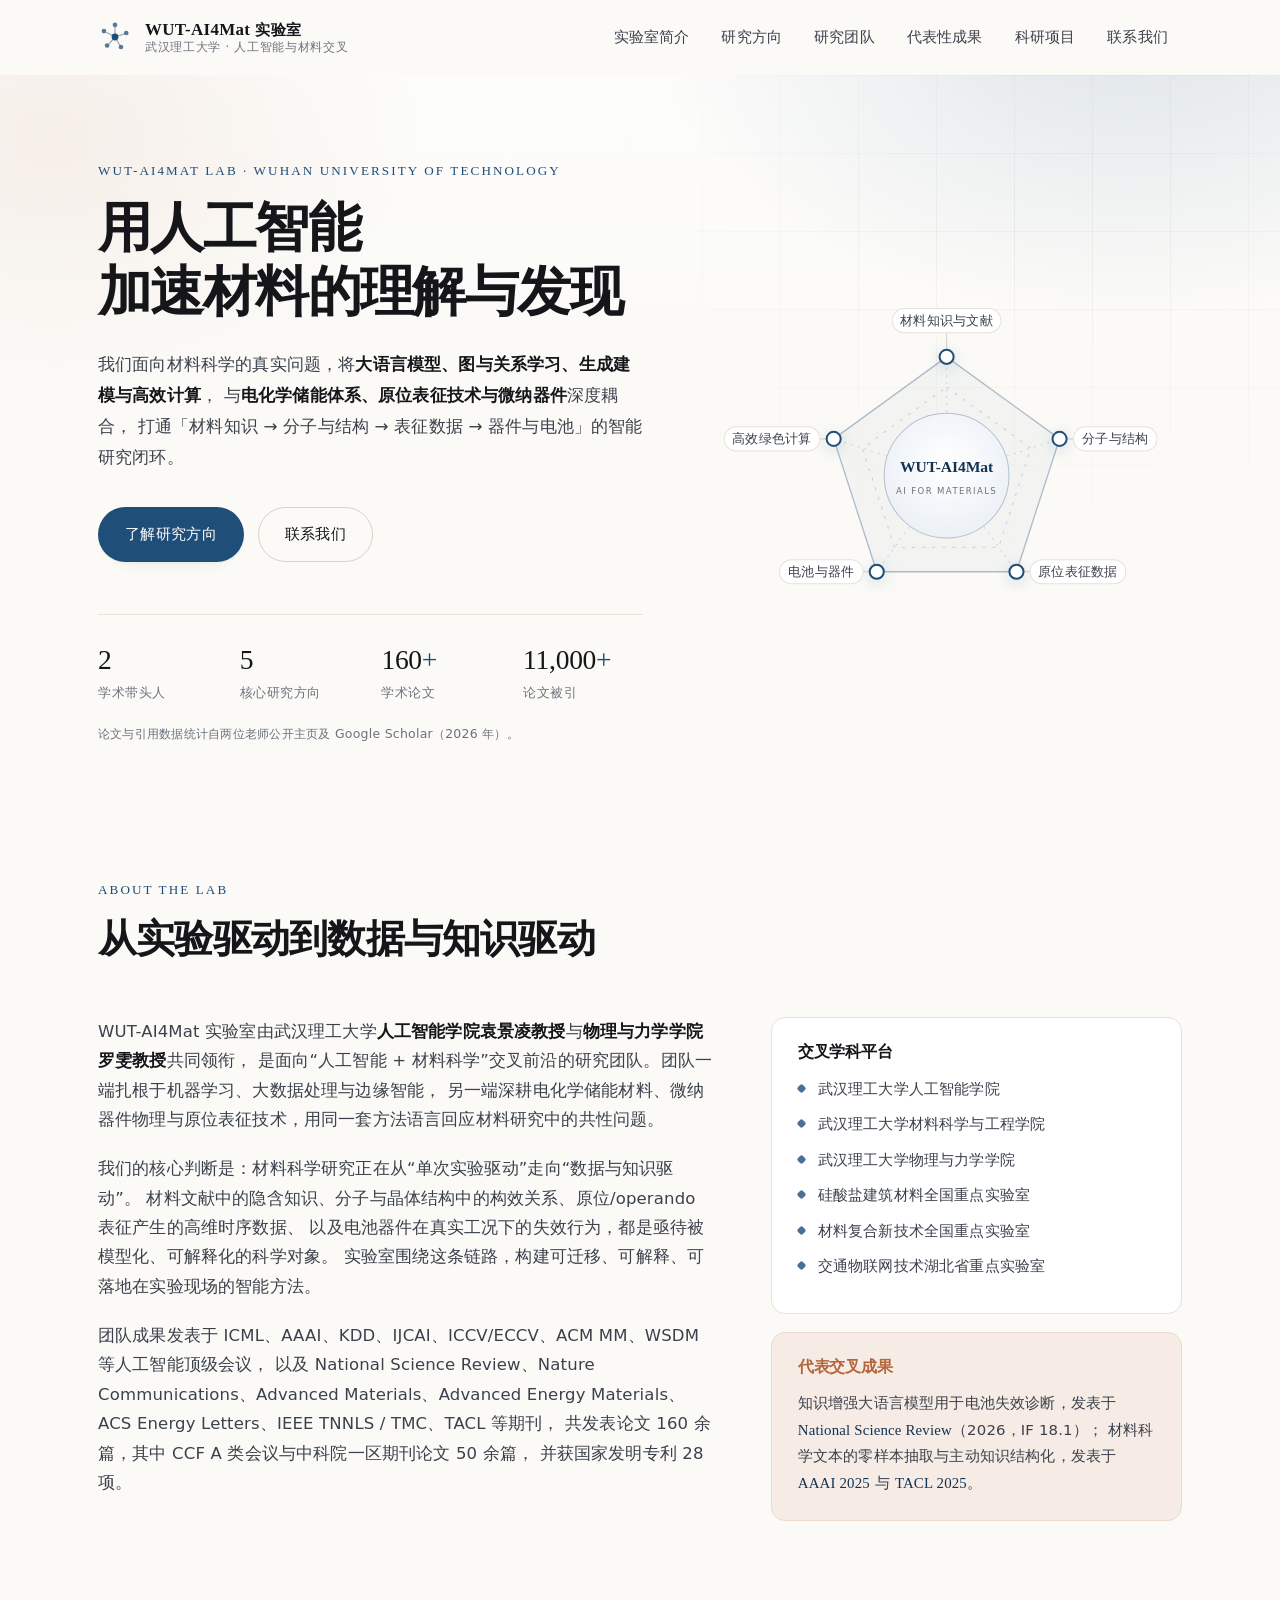
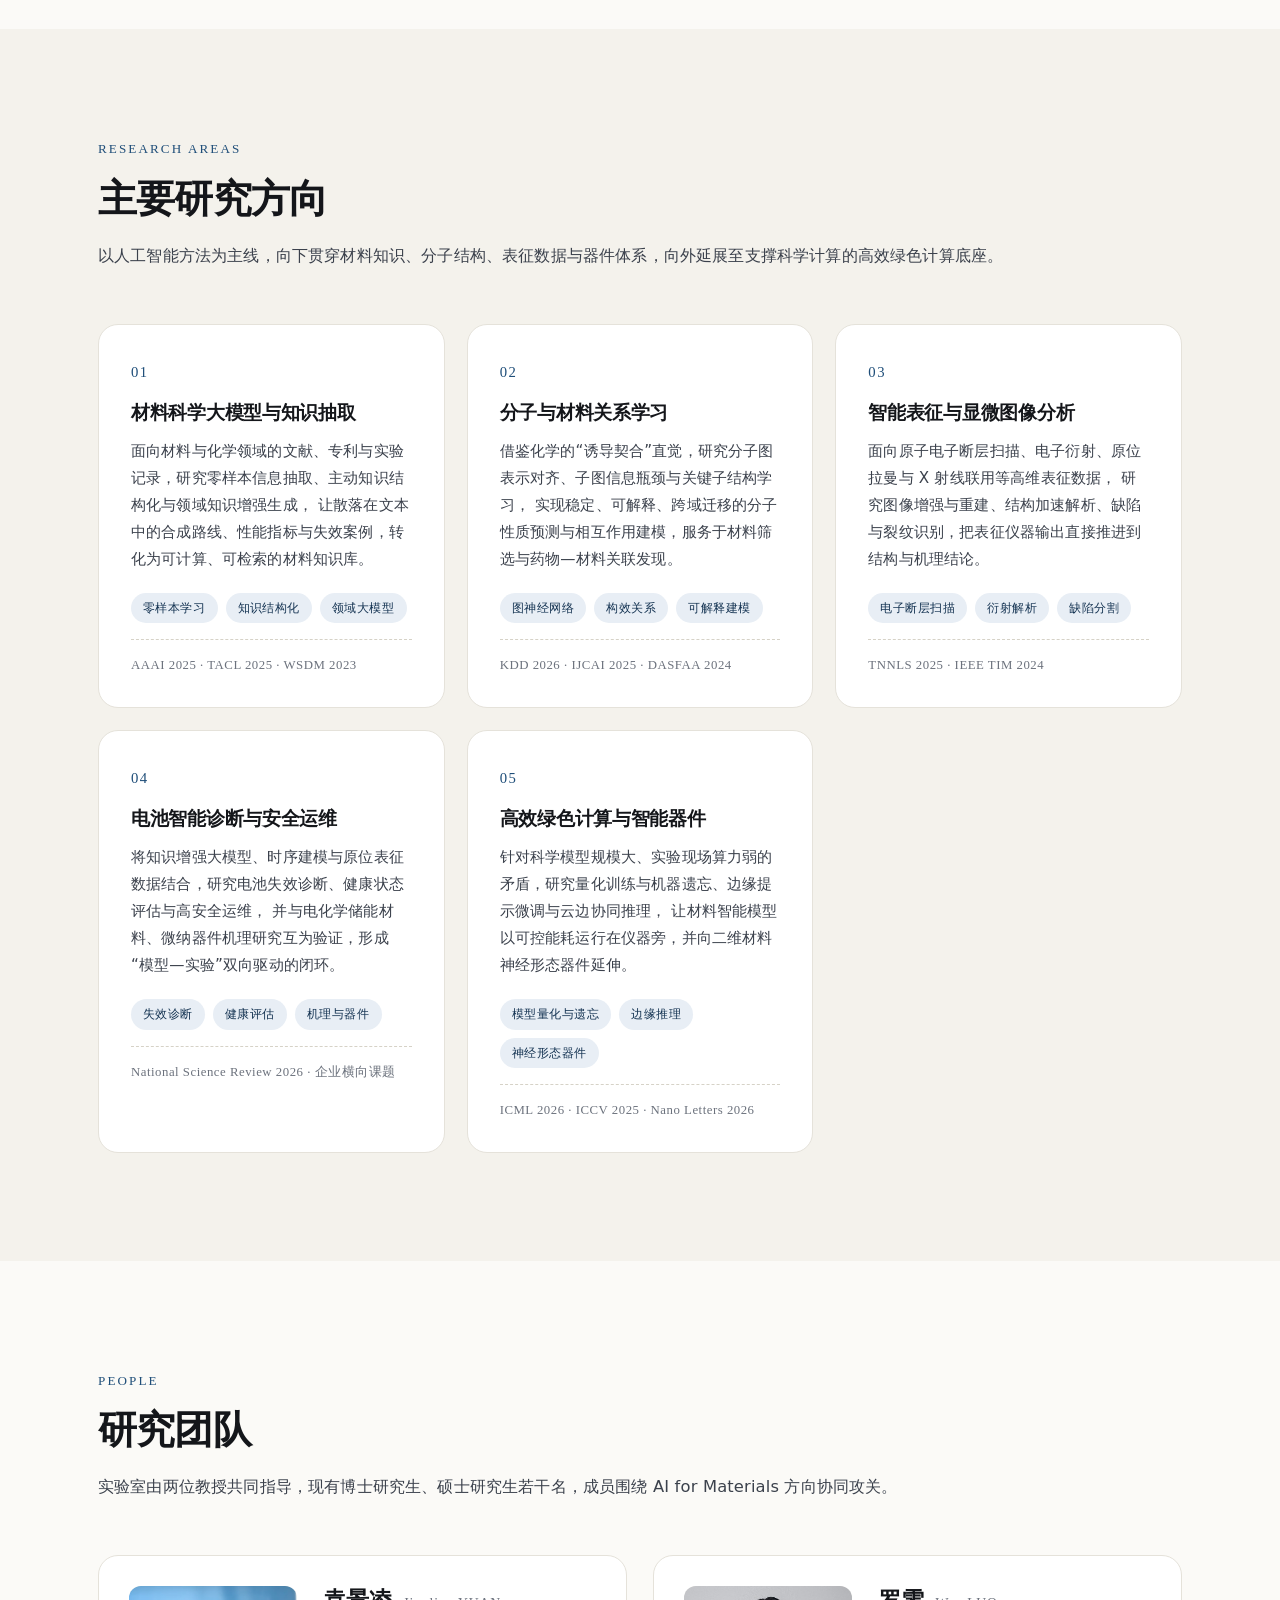
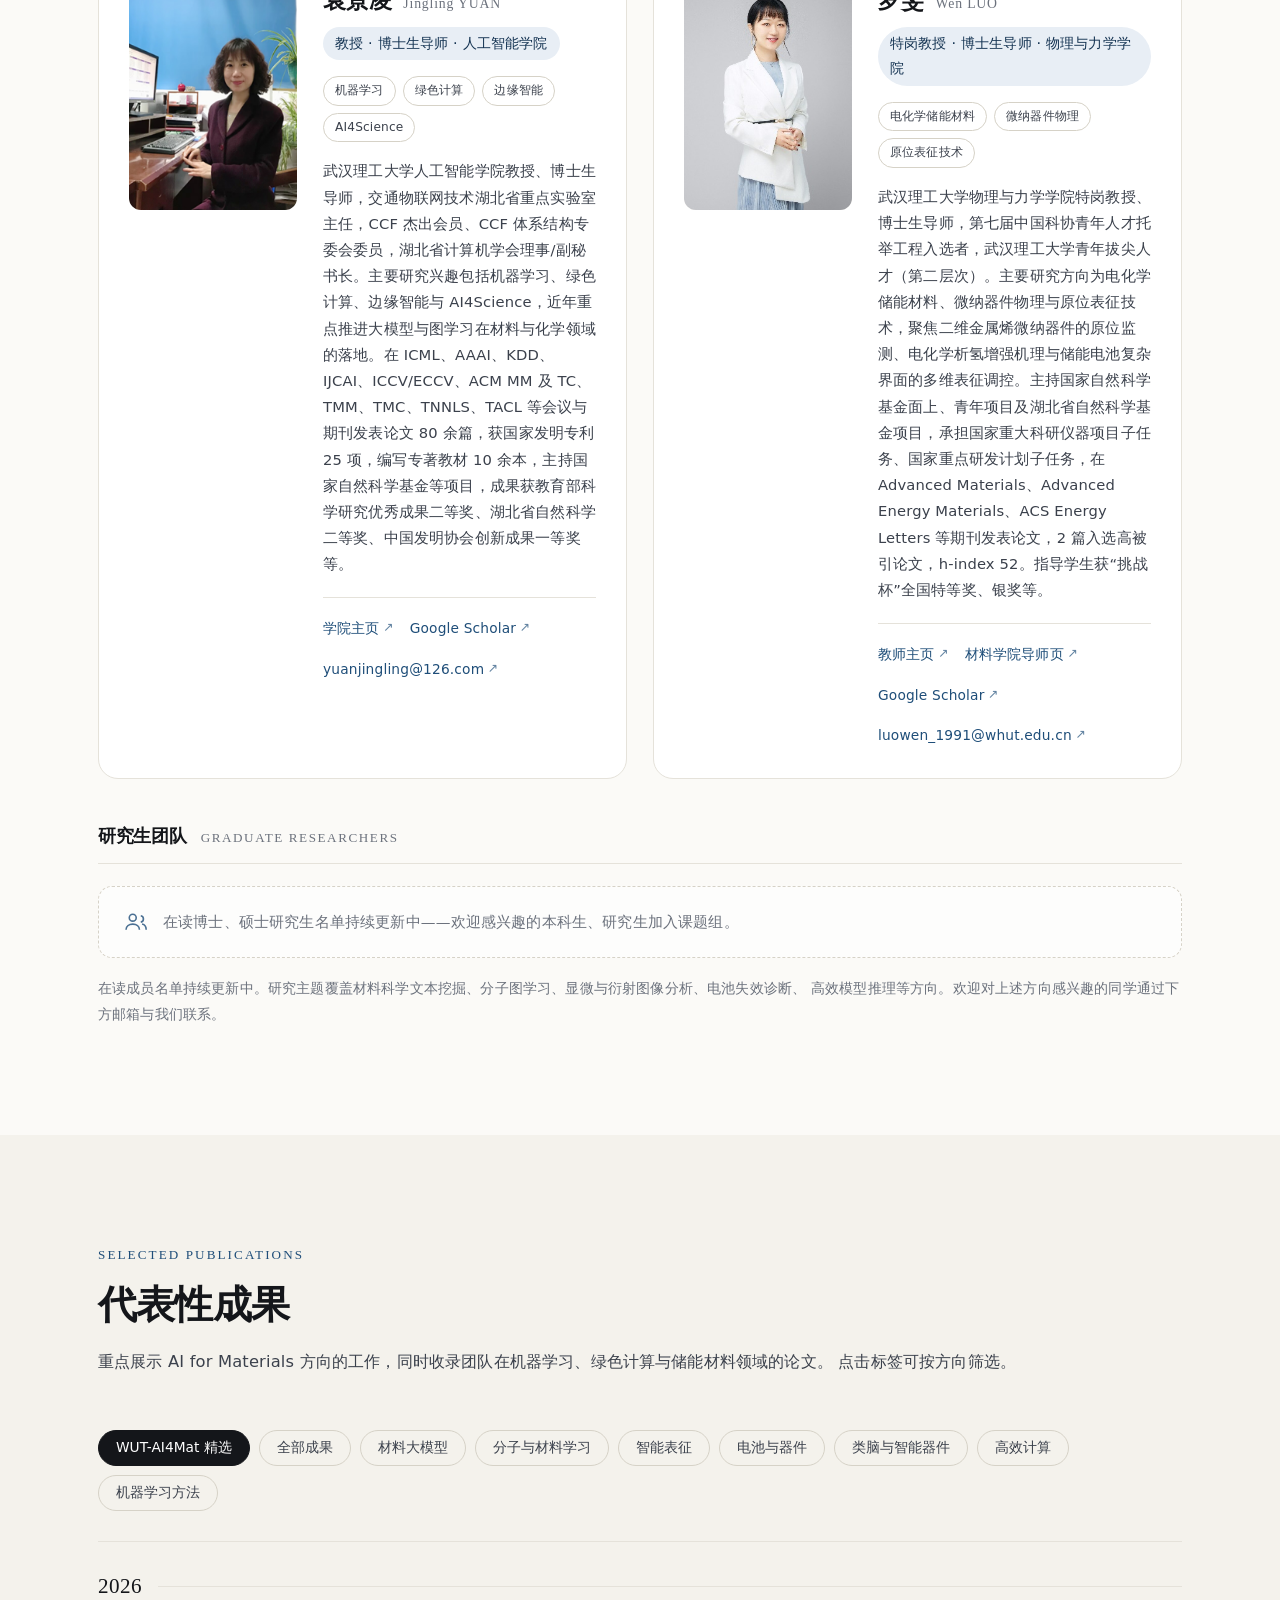
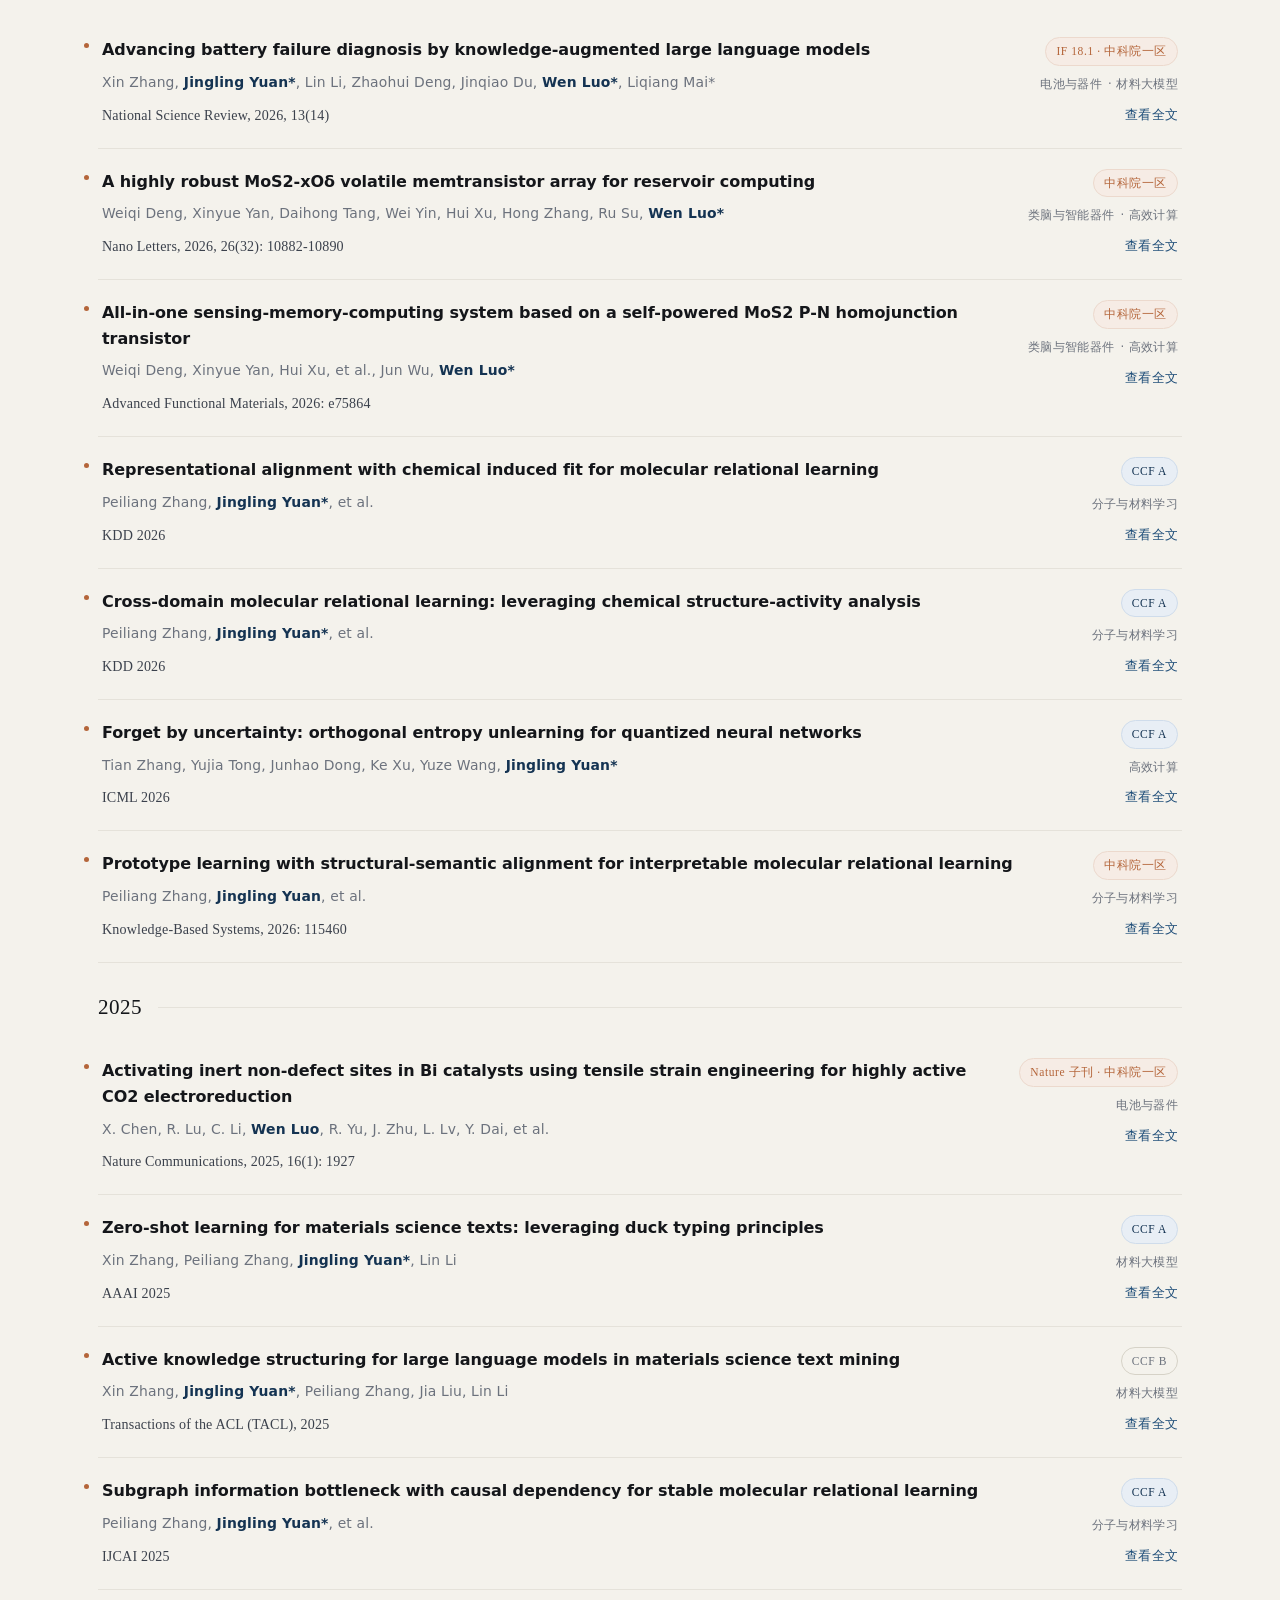
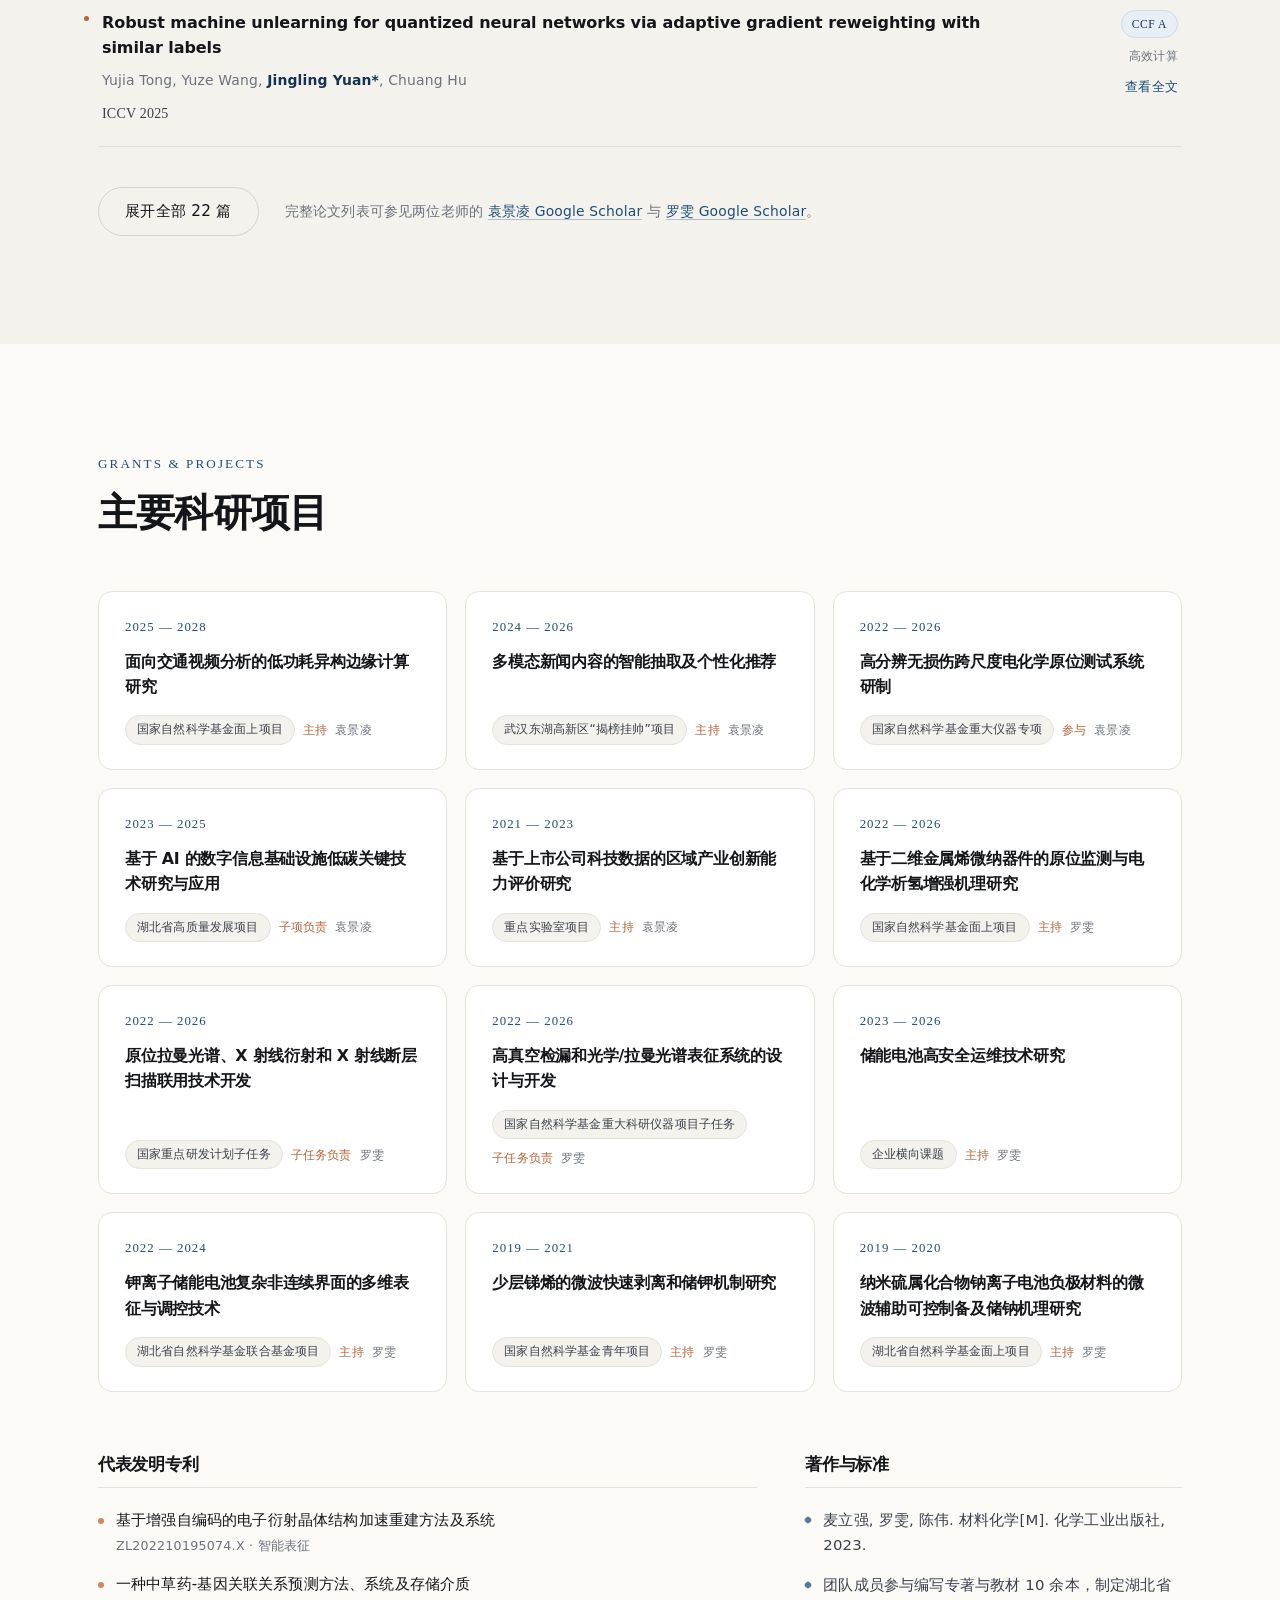
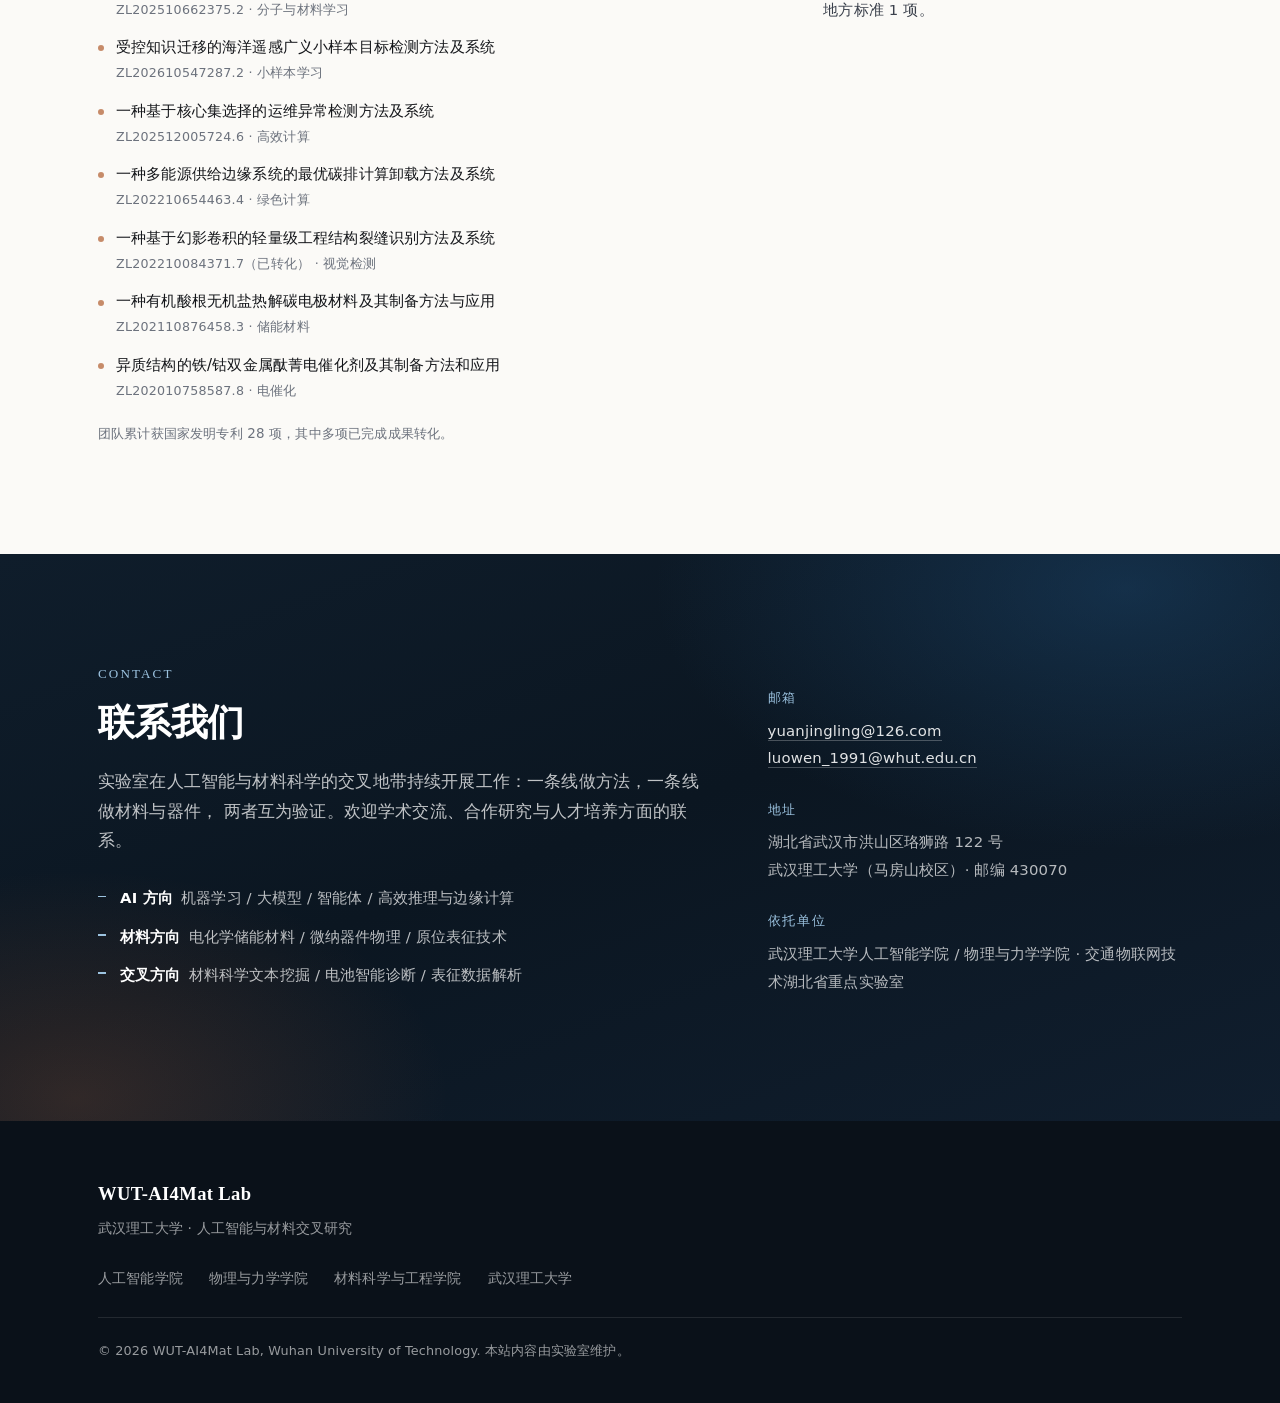
<file: index.html>
<!DOCTYPE html>
<html lang="zh-CN">
<head>
<meta charset="utf-8" />
<meta name="viewport" content="width=device-width, initial-scale=1" />
<title>WUT-AI4Mat 实验室 · 武汉理工大学 | 人工智能驱动的材料科学研究</title>
<meta name="description" content="WUT-AI4Mat 实验室（武汉理工大学）由袁景凌教授与罗雯教授共同领衔，聚焦材料科学大模型、分子与材料关系学习、智能表征分析、电池智能诊断与高效绿色计算，推动人工智能与材料科学的深度交叉。" />
<meta name="keywords" content="WUT-AI4Mat, AI4Mat, 人工智能, 材料科学, 武汉理工大学, 袁景凌, 罗雯, 材料大模型, 分子学习, 电池智能, 原位表征" />
<meta property="og:title" content="WUT-AI4Mat 实验室 · 武汉理工大学" />
<meta property="og:description" content="人工智能驱动的材料科学研究：从材料知识、分子结构到原位表征与电池体系。" />
<meta property="og:type" content="website" />
<meta property="og:url" content="https://wut-ai4mat.github.io/" />
<meta property="og:site_name" content="WUT-AI4Mat 实验室" />
<meta property="og:locale" content="zh_CN" />
<meta property="og:image" content="https://wut-ai4mat.github.io/assets/img/og-cover.png" />
<meta property="og:image:width" content="1200" />
<meta property="og:image:height" content="630" />
<meta property="og:image:alt" content="WUT-AI4Mat 实验室 · 武汉理工大学 · AI for Materials" />
<meta name="twitter:card" content="summary_large_image" />
<meta name="theme-color" content="#1f4e79" />
<link rel="canonical" href="https://wut-ai4mat.github.io/" />
<link rel="icon" href="assets/img/favicon.svg" type="image/svg+xml" />
<link rel="stylesheet" href="assets/css/style.css" />

<!-- 结构化数据：帮助搜索引擎把「实验室 / 两位老师 / 研究方向」识别为实体 -->
<script type="application/ld+json">
{
  "@context": "https://schema.org",
  "@graph": [
    {
      "@type": "Organization",
      "@id": "https://wut-ai4mat.github.io/#organization",
      "name": "WUT-AI4Mat 实验室",
      "alternateName": ["WUT-AI4Mat Lab", "AI4Mat", "武汉理工大学 AI4Mat 实验室"],
      "url": "https://wut-ai4mat.github.io/",
      "description": "武汉理工大学 WUT-AI4Mat 实验室，面向人工智能与材料科学的交叉前沿，研究材料科学大模型与知识抽取、分子与材料关系学习、智能表征与显微图像分析、电池智能诊断与安全运维、高效绿色计算与智能器件。",
      "parentOrganization": {
        "@type": "CollegeOrUniversity",
        "name": "武汉理工大学",
        "url": "https://www.whut.edu.cn/"
      },
      "address": {
        "@type": "PostalAddress",
        "streetAddress": "洪山区珞狮路 122 号",
        "addressLocality": "武汉市",
        "addressRegion": "湖北省",
        "postalCode": "430070",
        "addressCountry": "CN"
      },
      "email": "yuanjingling@126.com",
      "sameAs": ["https://github.com/WUT-AI4Mat"],
      "knowsAbout": [
        "AI for Materials",
        "材料科学大模型",
        "材料科学文本挖掘",
        "分子关系学习",
        "智能表征与显微图像分析",
        "电池失效诊断",
        "高效绿色计算",
        "神经形态器件"
      ],
      "member": [
        {
          "@type": "Person",
          "name": "袁景凌",
          "jobTitle": "教授、博士生导师",
          "affiliation": { "@type": "Organization", "name": "武汉理工大学人工智能学院" },
          "email": "yuanjingling@126.com",
          "sameAs": [
            "https://ai.whut.edu.cn/szdw/jsml/202509/t20250919_1349796.shtml",
            "https://scholar.google.com/citations?user=0k0SnZkAAAAJ"
          ]
        },
        {
          "@type": "Person",
          "name": "罗雯",
          "jobTitle": "特岗教授、博士生导师",
          "affiliation": { "@type": "Organization", "name": "武汉理工大学物理与力学学院" },
          "email": "luowen_1991@whut.edu.cn",
          "sameAs": [
            "http://ssci.whut.edu.cn/szdw/zrjs/202309/t20230921_939697.shtml",
            "http://smse.whut.edu.cn/yjspy/dsdw/202311/t20231126_969506.shtml",
            "https://scholar.google.com/citations?user=D9qoVOoAAAAJ"
          ]
        }
      ]
    },
    {
      "@type": "WebSite",
      "@id": "https://wut-ai4mat.github.io/#website",
      "url": "https://wut-ai4mat.github.io/",
      "name": "WUT-AI4Mat 实验室",
      "inLanguage": "zh-CN",
      "publisher": { "@id": "https://wut-ai4mat.github.io/#organization" }
    }
  ]
}
</script>
</head>
<body>
<a class="skip-link" href="#about">跳到主要内容</a>

<header class="site-header" id="siteHeader">
  <div class="shell header-inner">
    <a class="brand" href="#home" aria-label="WUT-AI4Mat 实验室首页">
      <span class="brand-mark" aria-hidden="true">
        <svg viewBox="0 0 32 32" fill="none">
          <circle cx="16" cy="16" r="3.2" fill="currentColor" />
          <circle cx="16" cy="4.6" r="2.2" fill="currentColor" opacity=".75" />
          <circle cx="26.6" cy="12.2" r="2.2" fill="currentColor" opacity=".75" />
          <circle cx="21.6" cy="25.4" r="2.2" fill="currentColor" opacity=".75" />
          <circle cx="8.6" cy="24" r="2.2" fill="currentColor" opacity=".75" />
          <circle cx="5.6" cy="10.4" r="2.2" fill="currentColor" opacity=".75" />
          <g stroke="currentColor" stroke-width="1.2" opacity=".45">
            <path d="M16 16 16 6.8M16 16 24.9 13M16 16 20.5 23.6M16 16 10.4 22.5M16 16 7.6 11.5" />
          </g>
        </svg>
      </span>
      <span class="brand-text">
        <strong>WUT-AI4Mat <span class="brand-cn">实验室</span></strong>
        <em>武汉理工大学 · 人工智能与材料交叉</em>
      </span>
    </a>

    <button class="nav-toggle" id="navToggle" aria-expanded="false" aria-controls="primaryNav" aria-label="打开导航菜单">
      <span></span><span></span><span></span>
    </button>

    <nav class="primary-nav" id="primaryNav" aria-label="主导航">
      <a href="#about">实验室简介</a>
      <a href="#research">研究方向</a>
      <a href="#team">研究团队</a>
      <a href="#publications">代表性成果</a>
      <a href="#projects">科研项目</a>
      <a href="#contact">联系我们</a>
    </nav>
  </div>
</header>

<main>

  <!-- ============ HERO ============ -->
  <section class="hero" id="home">
    <div class="hero-bg" aria-hidden="true"></div>
    <div class="shell hero-inner">
      <div class="hero-copy reveal">
        <p class="eyebrow">WUT-AI4Mat Lab · Wuhan University of Technology</p>
        <h1>用人工智能<br />加速材料的理解与发现</h1>
        <p class="lede">
          我们面向材料科学的真实问题，将<strong>大语言模型、图与关系学习、生成建模与高效计算</strong>，
          与<strong>电化学储能体系、原位表征技术与微纳器件</strong>深度耦合，
          打通「材料知识 → 分子与结构 → 表征数据 → 器件与电池」的智能研究闭环。
        </p>
        <div class="hero-actions">
          <a class="btn btn-primary" href="#research">了解研究方向</a>
          <a class="btn btn-ghost" href="#contact">联系我们</a>
        </div>
        <dl class="hero-stats">
          <div><dt>2</dt><dd>学术带头人</dd></div>
          <div><dt>5</dt><dd>核心研究方向</dd></div>
          <div><dt>160<span>+</span></dt><dd>学术论文</dd></div>
          <div><dt>11,000<span>+</span></dt><dd>论文被引</dd></div>
        </dl>
        <p class="hero-note">论文与引用数据统计自两位老师公开主页及 Google Scholar（2026 年）。</p>
      </div>

      <figure class="hero-figure reveal" aria-label="WUT-AI4Mat 研究闭环示意图">
        <svg viewBox="0 0 480 440" role="img" aria-labelledby="loopTitle loopDesc">
          <title id="loopTitle">WUT-AI4Mat 研究闭环</title>
          <desc id="loopDesc">以人工智能方法为核心，五个研究方向——材料知识与文献、分子与结构、原位表征数据、电池与器件、高效绿色计算——构成五边形闭环。</desc>
          <defs>
            <radialGradient id="coreGrad" cx="50%" cy="42%" r="68%">
              <stop offset="0%" stop-color="#ffffff" />
              <stop offset="100%" class="tint" />
            </radialGradient>
          </defs>

          <g transform="translate(6,28)">
            <!-- 五边形骨架与内圈虚线 -->
            <polygon class="penta" points="240,102 352.2,183.5 309.4,315.5 170.6,315.5 127.8,183.5" />
            <polygon class="penta-inner" points="240,132 323.7,192.8 291.7,291.2 188.3,291.2 156.3,192.8" />

            <!-- 中心到各方向的细虚线 -->
            <g>
              <line class="spoke" x1="240" y1="220" x2="240" y2="102" />
              <line class="spoke" x1="240" y1="220" x2="352.2" y2="183.5" />
              <line class="spoke" x1="240" y1="220" x2="309.4" y2="315.5" />
              <line class="spoke" x1="240" y1="220" x2="170.6" y2="315.5" />
              <line class="spoke" x1="240" y1="220" x2="127.8" y2="183.5" />
            </g>

            <!-- 顶点到标签牌的短线 -->
            <g>
              <line class="link" x1="240" y1="95" x2="240" y2="78" />
              <line class="link" x1="359.2" y1="183.5" x2="366" y2="183.5" />
              <line class="link" x1="316.4" y1="315.5" x2="323" y2="315.5" />
              <line class="link" x1="163.6" y1="315.5" x2="156.6" y2="315.5" />
              <line class="link" x1="120.8" y1="183.5" x2="113.8" y2="183.5" />
            </g>

            <!-- 中心 -->
            <circle class="core-disc" cx="240" cy="220" r="62" />
            <text class="core-title" x="240" y="216" text-anchor="middle">WUT-AI4Mat</text>
            <text class="core-sub" x="240" y="238" text-anchor="middle">AI FOR MATERIALS</text>

            <!-- 五个方向 -->
            <g class="node" style="--i:0"><circle cx="240" cy="102" r="7" /></g>
            <g class="node" style="--i:1"><circle cx="352.2" cy="183.5" r="7" /></g>
            <g class="node" style="--i:2"><circle cx="309.4" cy="315.5" r="7" /></g>
            <g class="node" style="--i:3"><circle cx="170.6" cy="315.5" r="7" /></g>
            <g class="node" style="--i:4"><circle cx="127.8" cy="183.5" r="7" /></g>

            <!-- 标签牌 -->
            <g>
              <rect class="label-chip" x="186" y="54" width="108" height="24" rx="12" />
              <text class="label-text" x="240" y="70.5" text-anchor="middle">材料知识与文献</text>
              <rect class="label-chip" x="366" y="171.5" width="83" height="24" rx="12" />
              <text class="label-text" x="407.5" y="188" text-anchor="middle">分子与结构</text>
              <rect class="label-chip" x="323" y="303.5" width="95" height="24" rx="12" />
              <text class="label-text" x="370.5" y="320" text-anchor="middle">原位表征数据</text>
              <rect class="label-chip" x="74" y="303.5" width="83" height="24" rx="12" />
              <text class="label-text" x="115.5" y="320" text-anchor="middle">电池与器件</text>
              <rect class="label-chip" x="19" y="171.5" width="95" height="24" rx="12" />
              <text class="label-text" x="66.5" y="188" text-anchor="middle">高效绿色计算</text>
            </g>
          </g>
        </svg>
      </figure>
    </div>
  </section>

  <!-- ============ ABOUT ============ -->
  <section class="section" id="about">
    <div class="shell">
      <header class="section-head reveal">
        <p class="eyebrow">About the Lab</p>
        <h2>从实验驱动到数据与知识驱动</h2>
      </header>

      <div class="about-grid">
        <div class="about-main reveal">
          <p>
            WUT-AI4Mat 实验室由武汉理工大学<strong>人工智能学院袁景凌教授</strong>与<strong>物理与力学学院罗雯教授</strong>共同领衔，
            是面向“人工智能 + 材料科学”交叉前沿的研究团队。团队一端扎根于机器学习、大数据处理与边缘智能，
            另一端深耕电化学储能材料、微纳器件物理与原位表征技术，用同一套方法语言回应材料研究中的共性问题。
          </p>
          <p>
            我们的核心判断是：材料科学研究正在从“单次实验驱动”走向“数据与知识驱动”。
            材料文献中的隐含知识、分子与晶体结构中的构效关系、原位/operando 表征产生的高维时序数据、
            以及电池器件在真实工况下的失效行为，都是亟待被模型化、可解释化的科学对象。
            实验室围绕这条链路，构建可迁移、可解释、可落地在实验现场的智能方法。
          </p>
          <p>
            团队成果发表于 ICML、AAAI、KDD、IJCAI、ICCV/ECCV、ACM MM、WSDM 等人工智能顶级会议，
            以及 National Science Review、Nature Communications、Advanced Materials、Advanced Energy Materials、
            ACS Energy Letters、IEEE TNNLS / TMC、TACL 等期刊，
            共发表论文 160 余篇，其中 CCF A 类会议与中科院一区期刊论文 50 余篇，
            并获国家发明专利 28 项。
          </p>
        </div>

        <aside class="about-side reveal" aria-label="实验室要点">
          <div class="side-card">
            <h3>交叉学科平台</h3>
            <ul class="ticks">
              <li>武汉理工大学人工智能学院</li>
              <li>武汉理工大学材料科学与工程学院</li>
              <li>武汉理工大学物理与力学学院</li>
              <li>硅酸盐建筑材料全国重点实验室</li>
              <li>材料复合新技术全国重点实验室</li>
              <li>交通物联网技术湖北省重点实验室</li>
            </ul>
          </div>
          <div class="side-card side-card-accent">
            <h3>代表交叉成果</h3>
            <p>
              知识增强大语言模型用于电池失效诊断，发表于
              <em>National Science Review</em>（2026，IF 18.1）；
              材料科学文本的零样本抽取与主动知识结构化，发表于
              <em>AAAI 2025</em> 与 <em>TACL 2025</em>。
            </p>
          </div>
        </aside>
      </div>
    </div>
  </section>

  <!-- ============ RESEARCH ============ -->
  <section class="section section-alt" id="research">
    <div class="shell">
      <header class="section-head reveal">
        <p class="eyebrow">Research Areas</p>
        <h2>主要研究方向</h2>
        <p class="section-lede">
          以人工智能方法为主线，向下贯穿材料知识、分子结构、表征数据与器件体系，向外延展至支撑科学计算的高效绿色计算底座。
        </p>
      </header>

      <div class="research-grid">
        <article class="rcard reveal">
          <span class="rcard-num">01</span>
          <h3>材料科学大模型与知识抽取</h3>
          <p>
            面向材料与化学领域的文献、专利与实验记录，研究零样本信息抽取、主动知识结构化与领域知识增强生成，
            让散落在文本中的合成路线、性能指标与失效案例，转化为可计算、可检索的材料知识库。
          </p>
          <ul class="rcard-tags">
            <li>零样本学习</li><li>知识结构化</li><li>领域大模型</li>
          </ul>
          <p class="rcard-ref">AAAI 2025 · TACL 2025 · WSDM 2023</p>
        </article>

        <article class="rcard reveal">
          <span class="rcard-num">02</span>
          <h3>分子与材料关系学习</h3>
          <p>
            借鉴化学的“诱导契合”直觉，研究分子图表示对齐、子图信息瓶颈与关键子结构学习，
            实现稳定、可解释、跨域迁移的分子性质预测与相互作用建模，服务于材料筛选与药物—材料关联发现。
          </p>
          <ul class="rcard-tags">
            <li>图神经网络</li><li>构效关系</li><li>可解释建模</li>
          </ul>
          <p class="rcard-ref">KDD 2026 · IJCAI 2025 · DASFAA 2024</p>
        </article>

        <article class="rcard reveal">
          <span class="rcard-num">03</span>
          <h3>智能表征与显微图像分析</h3>
          <p>
            面向原子电子断层扫描、电子衍射、原位拉曼与 X 射线联用等高维表征数据，
            研究图像增强与重建、结构加速解析、缺陷与裂纹识别，把表征仪器输出直接推进到结构与机理结论。
          </p>
          <ul class="rcard-tags">
            <li>电子断层扫描</li><li>衍射解析</li><li>缺陷分割</li>
          </ul>
          <p class="rcard-ref">TNNLS 2025 · IEEE TIM 2024</p>
        </article>

        <article class="rcard reveal">
          <span class="rcard-num">04</span>
          <h3>电池智能诊断与安全运维</h3>
          <p>
            将知识增强大模型、时序建模与原位表征数据结合，研究电池失效诊断、健康状态评估与高安全运维，
            并与电化学储能材料、微纳器件机理研究互为验证，形成“模型—实验”双向驱动的闭环。
          </p>
          <ul class="rcard-tags">
            <li>失效诊断</li><li>健康评估</li><li>机理与器件</li>
          </ul>
          <p class="rcard-ref">National Science Review 2026 · 企业横向课题</p>
        </article>

        <article class="rcard reveal">
          <span class="rcard-num">05</span>
          <h3>高效绿色计算与智能器件</h3>
          <p>
            针对科学模型规模大、实验现场算力弱的矛盾，研究量化训练与机器遗忘、边缘提示微调与云边协同推理，
            让材料智能模型以可控能耗运行在仪器旁，并向二维材料神经形态器件延伸。
          </p>
          <ul class="rcard-tags">
            <li>模型量化与遗忘</li><li>边缘推理</li><li>神经形态器件</li>
          </ul>
          <p class="rcard-ref">ICML 2026 · ICCV 2025 · Nano Letters 2026</p>
        </article>
      </div>
    </div>
  </section>

  <!-- ============ TEAM ============ -->
  <section class="section" id="team">
    <div class="shell">
      <header class="section-head reveal">
        <p class="eyebrow">People</p>
        <h2>研究团队</h2>
        <p class="section-lede">
          实验室由两位教授共同指导，现有博士研究生、硕士研究生若干名，成员围绕 AI for Materials 方向协同攻关。
        </p>
      </header>

      <div class="faculty-grid" id="facultyGrid"><!-- 由 assets/js/data.js 渲染 --></div>

      <div class="members-block reveal">
        <div class="members-head">
          <h3>研究生团队</h3>
          <p>Graduate Researchers</p>
        </div>
        <div class="members-grid" id="membersGrid"><!-- 由 assets/js/data.js 渲染 --></div>
        <p class="members-note">
          在读成员名单持续更新中。研究主题覆盖材料科学文本挖掘、分子图学习、显微与衍射图像分析、电池失效诊断、
          高效模型推理等方向。欢迎对上述方向感兴趣的同学通过下方邮箱与我们联系。
        </p>
      </div>
    </div>
  </section>

  <!-- ============ PUBLICATIONS ============ -->
  <section class="section section-alt" id="publications">
    <div class="shell">
      <header class="section-head reveal">
        <p class="eyebrow">Selected Publications</p>
        <h2>代表性成果</h2>
        <p class="section-lede">
          重点展示 AI for Materials 方向的工作，同时收录团队在机器学习、绿色计算与储能材料领域的论文。
          点击标签可按方向筛选。
        </p>
      </header>

      <div class="filters reveal" id="pubFilters" role="group" aria-label="按研究方向筛选论文"></div>

      <div class="pub-list" id="pubList"><!-- 由 assets/js/data.js 渲染 --></div>

      <div class="pub-more reveal">
        <button class="btn btn-ghost" id="pubToggle" aria-expanded="false">显示全部成果</button>
        <p class="pub-meta">
          完整论文列表可参见两位老师的
          <a href="https://scholar.google.com/citations?user=0k0SnZkAAAAJ&amp;hl=en" target="_blank" rel="noopener">袁景凌 Google Scholar</a>
          与
          <a href="https://scholar.google.com/citations?user=D9qoVOoAAAAJ&amp;hl=en" target="_blank" rel="noopener">罗雯 Google Scholar</a>。
        </p>
      </div>
    </div>
  </section>

  <!-- ============ PROJECTS ============ -->
  <section class="section" id="projects">
    <div class="shell">
      <header class="section-head reveal">
        <p class="eyebrow">Grants &amp; Projects</p>
        <h2>主要科研项目</h2>
      </header>
      <div class="projects-grid" id="projectsGrid"><!-- 由 assets/js/data.js 渲染 --></div>
      <div class="patents-block" id="patentsBlock"><!-- 由 assets/js/data.js 渲染 --></div>
    </div>
  </section>

  <!-- ============ CONTACT ============ -->
  <section class="section section-dark" id="contact">
    <div class="shell join-grid">
      <div class="join-main reveal">
        <p class="eyebrow">Contact</p>
        <h2>联系我们</h2>
        <p>
          实验室在人工智能与材料科学的交叉地带持续开展工作：一条线做方法，一条线做材料与器件，
          两者互为验证。欢迎学术交流、合作研究与人才培养方面的联系。
        </p>
        <ul class="join-list">
          <li><strong>AI 方向</strong>机器学习 / 大模型 / 智能体 / 高效推理与边缘计算</li>
          <li><strong>材料方向</strong>电化学储能材料 / 微纳器件物理 / 原位表征技术</li>
          <li><strong>交叉方向</strong>材料科学文本挖掘 / 电池智能诊断 / 表征数据解析</li>
        </ul>
      </div>

      <aside class="join-side reveal">
        <dl class="contact-list">
          <div>
            <dt>邮箱</dt>
            <dd>
              <a href="mailto:yuanjingling@126.com">yuanjingling@126.com</a><br />
              <a href="mailto:luowen_1991@whut.edu.cn">luowen_1991@whut.edu.cn</a>
            </dd>
          </div>
          <div>
            <dt>地址</dt>
            <dd>湖北省武汉市洪山区珞狮路 122 号<br />武汉理工大学（马房山校区）· 邮编 430070</dd>
          </div>
          <div>
            <dt>依托单位</dt>
            <dd>武汉理工大学人工智能学院 / 物理与力学学院 · 交通物联网技术湖北省重点实验室</dd>
          </div>
        </dl>
      </aside>
    </div>
  </section>

</main>

<footer class="site-footer">
  <div class="shell footer-inner">
    <div class="footer-brand">
      <strong>WUT-AI4Mat Lab</strong>
      <span>武汉理工大学 · 人工智能与材料交叉研究</span>
    </div>
    <nav class="footer-links" aria-label="友情链接">
      <a href="https://ai.whut.edu.cn/" target="_blank" rel="noopener">人工智能学院</a>
      <a href="http://phymech.whut.edu.cn/" target="_blank" rel="noopener">物理与力学学院</a>
      <a href="http://smse.whut.edu.cn/" target="_blank" rel="noopener">材料科学与工程学院</a>
      <a href="https://www.whut.edu.cn/" target="_blank" rel="noopener">武汉理工大学</a>
    </nav>
    <p class="footer-copy">© <span id="year">2026</span> WUT-AI4Mat Lab, Wuhan University of Technology. 本站内容由实验室维护。</p>
  </div>
</footer>

<button class="to-top" id="toTop" aria-label="返回顶部" hidden>↑</button>

<script src="assets/js/data.js"></script>
<script src="assets/js/main.js"></script>
</body>
</html>
</file>
<file: assets/css/style.css>
/* ============================================================
   WUT-AI4Mat Lab — 站点样式
   设计基调：低饱和暖白纸面 + 墨黑文字 + 深青主色 + 铜色点缀
   ============================================================ */

:root {
  --paper:        #fbfaf7;
  --paper-2:      #f4f2ec;
  --surface:      #ffffff;
  --ink:          #14161a;
  --ink-2:        #3b414c;
  --muted:        #6c727d;
  --line:         #e5e2da;
  --line-strong:  #d6d2c7;
  /* ---------- 主题色：整套配色只改这一段即可换色 ----------
     当前为蓝色系；上一版绿色系为
     #0e6b62 / #0a4a44 / #e9f1ef / 14,107,98 / #7fd6c8 / #cfe2de /
     #12211f / #0d1b1a / #101f26 / #0b1514                */
  --accent:        #1f4e79;            /* 主色：链接、按钮、强调 */
  --accent-deep:   #143352;            /* 深一档：标题与强调文字 */
  --accent-soft:   #e8eef5;            /* 极浅底：标签、引用底 */
  --accent-rgb:    31, 78, 121;        /* 主色 RGB：半透明叠加用 */
  --accent-light:  #9cc3e0;            /* 深色区块上的浅色强调 */
  --accent-line:   #cfdceb;            /* 主色的浅边框 */
  --dark-1:        #0f1d2b;            /* 深色区块渐变起点 */
  --dark-2:        #0b1621;            /* 深色区块渐变中段 */
  --dark-3:        #101e2e;            /* 深色区块渐变终点 */
  --dark-footer:   #0a1119;            /* 页脚底色 */
  --copper:       #b4653a;
  --copper-soft:  #f6ece5;

  --font-sans: "Inter", "HarmonyOS Sans SC", "PingFang SC", "Hiragino Sans GB",
               "Microsoft YaHei", "Source Han Sans SC", system-ui, -apple-system, "Segoe UI", sans-serif;
  --font-serif: "Iowan Old Style", "Palatino Linotype", Palatino, Georgia, "Times New Roman", serif;

  --radius: 14px;
  --radius-lg: 20px;
  --shell: 1140px;
  --shadow-sm: 0 1px 2px rgba(20, 22, 26, .04), 0 8px 24px -18px rgba(20, 22, 26, .18);
  --shadow-md: 0 2px 4px rgba(20, 22, 26, .05), 0 24px 48px -28px rgba(20, 22, 26, .26);
  --ease: cubic-bezier(.22, .61, .36, 1);
}

*, *::before, *::after { box-sizing: border-box; }

html { -webkit-text-size-adjust: 100%; scroll-behavior: smooth; scroll-padding-top: 84px; }

body {
  margin: 0;
  background: var(--paper);
  color: var(--ink);
  font-family: var(--font-sans);
  font-size: 16.5px;
  line-height: 1.78;
  letter-spacing: .01em;
  -webkit-font-smoothing: antialiased;
  text-rendering: optimizeLegibility;
}

img { max-width: 100%; display: block; }
a { color: inherit; text-decoration: none; }

h1, h2, h3, h4 { margin: 0; font-weight: 600; line-height: 1.24; letter-spacing: -0.015em; }
p { margin: 0; }
ul { margin: 0; padding: 0; list-style: none; }
em { font-style: normal; }
strong { font-weight: 600; }

:focus-visible {
  outline: 2px solid var(--accent);
  outline-offset: 3px;
  border-radius: 4px;
}

.shell { width: 100%; max-width: var(--shell); margin: 0 auto; padding: 0 28px; }

.skip-link {
  position: absolute; left: -9999px; top: 0; z-index: 999;
  background: var(--accent); color: #fff; padding: 10px 18px; border-radius: 0 0 10px 0;
}
.skip-link:focus { left: 0; }

/* ---------- 通用排版 ---------- */
.eyebrow {
  font-family: var(--font-serif);
  font-size: .82rem;
  letter-spacing: .16em;
  text-transform: uppercase;
  color: var(--accent);
  margin-bottom: 14px;
}

.section { padding: 108px 0; position: relative; }
.section-alt { background: var(--paper-2); }
/* 首屏与简介区之间不必留出整节的内边距，收窄这一段 */
#about { padding-top: 72px; }

/* 不设 max-width：导语按容器实际可用宽度铺满，避免提前折行 */
.section-head { margin-bottom: 54px; }
.section-head h2 {
  font-size: clamp(1.72rem, 3.2vw, 2.42rem);
  letter-spacing: -0.02em;
}
.section-lede { margin-top: 18px; color: var(--ink-2); font-size: 1.02rem; }

/* ---------- 按钮 ---------- */
.btn {
  display: inline-flex; align-items: center; justify-content: center; gap: 8px;
  padding: 13px 26px; border-radius: 999px;
  font-size: .95rem; font-weight: 500; letter-spacing: .02em;
  border: 1px solid transparent; cursor: pointer;
  transition: transform .25s var(--ease), background-color .25s var(--ease),
              border-color .25s var(--ease), color .25s var(--ease), box-shadow .25s var(--ease);
  white-space: nowrap; font-family: inherit;
}
.btn-primary { background: var(--accent); color: #fff; box-shadow: var(--shadow-sm); }
.btn-primary:hover { background: var(--accent-deep); transform: translateY(-2px); }
.btn-ghost { background: transparent; color: var(--ink); border-color: var(--line-strong); }
.btn-ghost:hover { border-color: var(--accent); color: var(--accent); transform: translateY(-2px); }
/* ============================================================
   Header
   ============================================================ */
.site-header {
  position: sticky; top: 0; z-index: 100;
  background: rgba(251, 250, 247, .78);
  backdrop-filter: saturate(180%) blur(14px);
  -webkit-backdrop-filter: saturate(180%) blur(14px);
  border-bottom: 1px solid transparent;
  transition: border-color .3s var(--ease), background-color .3s var(--ease);
}
.site-header.is-stuck { border-bottom-color: var(--line); }

.header-inner {
  display: flex; align-items: center; justify-content: space-between; gap: 24px;
  min-height: 74px;
}

.brand { display: flex; align-items: center; gap: 13px; }
.brand-mark { width: 34px; height: 34px; color: var(--accent); flex: none; }
.brand-mark svg { width: 100%; height: 100%; }
.brand-text { display: flex; flex-direction: column; line-height: 1.25; }
.brand-text strong {
  font-family: var(--font-serif); font-size: 1.06rem; letter-spacing: .02em; font-weight: 600;
}
/* 中文部分用无衬线体，与全站「拉丁文用衬线、中文用无衬线」的习惯一致 */
.brand-text strong .brand-cn {
  font-family: var(--font-sans); font-size: .88em; font-weight: 600; letter-spacing: .04em;
}
.brand-text em {
  font-size: .72rem; color: var(--muted); letter-spacing: .06em;
}

.primary-nav { display: flex; align-items: center; gap: 4px; }
.primary-nav a {
  position: relative; padding: 9px 14px; border-radius: 999px;
  font-size: .93rem; color: var(--ink-2);
  transition: color .22s var(--ease), background-color .22s var(--ease);
}
.primary-nav a:hover { color: var(--ink); background: rgba(var(--accent-rgb), .07); }
.primary-nav a.is-active { color: var(--accent); }
.primary-nav a.is-active::after {
  content: ""; position: absolute; left: 50%; bottom: 2px; transform: translateX(-50%);
  width: 16px; height: 2px; border-radius: 2px; background: var(--accent);
}
.nav-toggle {
  display: none; width: 42px; height: 42px; padding: 0;
  background: transparent; border: 1px solid var(--line-strong); border-radius: 12px;
  cursor: pointer; flex-direction: column; align-items: center; justify-content: center; gap: 5px;
}
.nav-toggle span {
  display: block; width: 17px; height: 1.6px; background: var(--ink); border-radius: 2px;
  transition: transform .28s var(--ease), opacity .28s var(--ease);
}
.nav-toggle[aria-expanded="true"] span:nth-child(1) { transform: translateY(6.6px) rotate(45deg); }
.nav-toggle[aria-expanded="true"] span:nth-child(2) { opacity: 0; }
.nav-toggle[aria-expanded="true"] span:nth-child(3) { transform: translateY(-6.6px) rotate(-45deg); }

/* ============================================================
   Hero
   ============================================================ */
.hero { position: relative; overflow: hidden; padding: 84px 0 60px; }
.hero-bg {
  position: absolute; inset: 0; pointer-events: none;
  background:
    radial-gradient(760px 460px at 88% -6%, rgba(var(--accent-rgb), .13), transparent 62%),
    radial-gradient(620px 420px at 4% 8%, rgba(180, 101, 58, .09), transparent 60%),
    linear-gradient(180deg, rgba(255, 255, 255, .5), transparent 40%);
}
.hero-bg::after {
  content: ""; position: absolute; inset: 0;
  background-image:
    linear-gradient(rgba(20, 22, 26, .045) 1px, transparent 1px),
    linear-gradient(90deg, rgba(20, 22, 26, .045) 1px, transparent 1px);
  background-size: 78px 78px;
  mask-image: radial-gradient(680px 460px at 82% 22%, #000 10%, transparent 72%);
  -webkit-mask-image: radial-gradient(680px 460px at 82% 22%, #000 10%, transparent 72%);
}

.hero-inner {
  position: relative;
  display: grid; grid-template-columns: minmax(0, 1.06fr) minmax(0, .94fr);
  gap: 56px; align-items: center;
}

.hero-copy h1 {
  font-size: clamp(2.1rem, 4.6vw, 3.35rem);
  letter-spacing: -0.03em; line-height: 1.18;
  margin-bottom: 26px;
}
.hero-copy .lede {
  max-width: 560px; color: var(--ink-2); font-size: 1.05rem; line-height: 1.85;
}
.hero-copy .lede strong { color: var(--ink); font-weight: 600; }

.hero-actions { display: flex; flex-wrap: wrap; gap: 14px; margin-top: 34px; }

.hero-stats {
  display: grid; grid-template-columns: repeat(4, minmax(0, 1fr));
  gap: 22px; margin: 52px 0 0; padding-top: 30px;
  border-top: 1px solid var(--line);
}
.hero-stats div { min-width: 0; }
.hero-stats dt {
  font-family: var(--font-serif); font-size: 1.72rem; line-height: 1.1;
  color: var(--ink); letter-spacing: -0.01em;
}
.hero-stats dt span { color: var(--accent); }
.hero-stats dd { margin: 6px 0 0; font-size: .84rem; color: var(--muted); letter-spacing: .04em; }
.hero-note { margin-top: 18px; font-size: .78rem; color: var(--muted); letter-spacing: .02em; }

/* Hero 图：五个方向构成的五边形研究闭环 */
.hero-figure { margin: 0; }
.hero-figure svg { width: 100%; height: auto; overflow: visible; }

/* 五边形骨架 */
.hero-figure .penta {
  fill: rgba(var(--accent-rgb), .035);
  stroke: var(--accent); stroke-opacity: .35;
  stroke-width: 1.3; stroke-linejoin: round;
}
.hero-figure .penta-plain {
  fill: none; stroke: var(--accent); stroke-opacity: .3; stroke-width: 1.2; stroke-linejoin: round;
}
.hero-figure .penta-inner {
  fill: none; stroke: var(--accent); stroke-opacity: .22;
  stroke-width: 1; stroke-dasharray: 3 7;
  animation: dash 34s linear infinite;
}
.hero-figure .spoke { stroke: var(--accent); stroke-opacity: .2; stroke-width: 1; stroke-dasharray: 2 5; }
.hero-figure .link { stroke: var(--line-strong); stroke-width: 1; }

/* 有向流动（方案 B 用） */
.hero-figure .flow-line { fill: none; stroke: var(--accent); stroke-opacity: .5; stroke-width: 1.4; }

/* 顶点 */
.hero-figure .node circle {
  fill: var(--surface); stroke: var(--accent); stroke-width: 2;
  filter: drop-shadow(0 3px 8px rgba(var(--accent-rgb), .2));
  transform-box: fill-box; transform-origin: center;
  animation: pulse 4.6s var(--ease) infinite; animation-delay: calc(var(--i) * .5s);
}

/* 中心 */
.hero-figure .core-disc { fill: url(#coreGrad); stroke: var(--accent); stroke-opacity: .3; }
.hero-figure stop.tint { stop-color: var(--accent-soft); }
.hero-figure .core-title {
  font-family: var(--font-serif); font-size: 15.5px; font-weight: 600;
  fill: var(--accent-deep); letter-spacing: -0.005em;
}
.hero-figure .core-sub { font-size: 8.5px; fill: var(--muted); letter-spacing: .16em; text-transform: uppercase; }
.hero-figure .core-title-lg {
  font-family: var(--font-serif); font-size: 19px; font-weight: 600;
  fill: var(--accent-deep); letter-spacing: -0.01em;
}

/* 标签牌 */
.hero-figure .label-chip { fill: var(--surface); stroke: var(--line); }
.hero-figure .label-chip-soft { fill: var(--accent-soft); stroke: none; }
.hero-figure .label-text { font-size: 12.5px; fill: var(--ink-2); letter-spacing: .02em; }

@keyframes pulse {
  0%, 100% { transform: scale(1); opacity: 1; }
  50% { transform: scale(1.16); opacity: .82; }
}
@keyframes dash { to { stroke-dashoffset: -180; } }

/* ============================================================
   About
   ============================================================ */
.about-grid {
  display: grid; grid-template-columns: minmax(0, 1.35fr) minmax(0, .9fr);
  gap: 56px; align-items: start;
}
.about-main p { color: var(--ink-2); margin-bottom: 20px; }
.about-main strong { color: var(--ink); }
.about-side { display: grid; gap: 18px; }
.side-card {
  background: var(--surface); border: 1px solid var(--line);
  border-radius: var(--radius); padding: 24px 26px;
}
.side-card h3 { font-size: 1rem; margin-bottom: 14px; }
.side-card p { font-size: .93rem; color: var(--ink-2); }
.side-card p em { font-family: var(--font-serif); color: var(--accent-deep); }

.ticks li {
  position: relative; padding-left: 20px; font-size: .93rem; color: var(--ink-2);
  margin-bottom: 9px;
}
.ticks li::before {
  content: ""; position: absolute; left: 0; top: .62em;
  width: 7px; height: 7px; border-radius: 2px;
  background: var(--accent); opacity: .8;
  transform: rotate(45deg);
}
.side-card-accent { background: var(--copper-soft); border-color: #ecd9cd; }
.side-card-accent h3 { color: var(--copper); }

/* ============================================================
   Research
   ============================================================ */
.research-grid {
  display: grid; grid-template-columns: repeat(auto-fit, minmax(320px, 1fr));
  gap: 22px;
}
.rcard {
  position: relative;
  background: var(--surface); border: 1px solid var(--line);
  border-radius: var(--radius-lg); padding: 34px 32px 30px;
  transition: transform .35s var(--ease), box-shadow .35s var(--ease), border-color .35s var(--ease);
}
.rcard::after {
  content: ""; position: absolute; left: 32px; right: 32px; bottom: 0; height: 2px;
  background: linear-gradient(90deg, var(--accent), rgba(180, 101, 58, .55));
  transform: scaleX(0); transform-origin: left; border-radius: 2px;
  transition: transform .45s var(--ease);
}
.rcard:hover { transform: translateY(-4px); box-shadow: var(--shadow-md); border-color: var(--line-strong); }
.rcard:hover::after { transform: scaleX(1); }

.rcard-num {
  font-family: var(--font-serif); font-size: .92rem; letter-spacing: .1em;
  color: var(--accent); display: block; margin-bottom: 16px;
}
.rcard h3 { font-size: 1.16rem; margin-bottom: 14px; }
.rcard p { color: var(--ink-2); font-size: .95rem; }
.rcard-tags { display: flex; flex-wrap: wrap; gap: 8px; margin-top: 20px; }
.rcard-tags li {
  font-size: .78rem; letter-spacing: .04em; color: var(--accent-deep);
  background: var(--accent-soft); border-radius: 999px; padding: 4px 12px;
}
.rcard-ref {
  margin-top: 16px !important; padding-top: 14px; border-top: 1px dashed var(--line-strong);
  font-family: var(--font-serif); font-size: .8rem !important; letter-spacing: .04em;
  color: var(--muted) !important;
}
/* ============================================================
   Team
   ============================================================ */
.faculty-grid { display: grid; grid-template-columns: repeat(auto-fit, minmax(430px, 1fr)); gap: 26px; }

.faculty-card {
  display: grid; grid-template-columns: 168px minmax(0, 1fr); gap: 26px;
  background: var(--surface); border: 1px solid var(--line);
  border-radius: var(--radius-lg); padding: 30px;
  transition: box-shadow .35s var(--ease), transform .35s var(--ease);
}
.faculty-card:hover { transform: translateY(-3px); box-shadow: var(--shadow-md); }
.faculty-photo {
  position: relative; width: 100%; aspect-ratio: 3 / 4; overflow: hidden;
  border-radius: 12px; background: var(--paper-2);
}
.faculty-photo img { width: 100%; height: 100%; object-fit: cover; object-position: center top; }
.faculty-body { min-width: 0; }
.faculty-name { display: flex; align-items: baseline; gap: 12px; flex-wrap: wrap; }
.faculty-name h3 { font-size: 1.42rem; letter-spacing: -0.01em; }
.faculty-name span { font-family: var(--font-serif); font-size: .86rem; color: var(--muted); letter-spacing: .06em; }
.faculty-role {
  margin-top: 10px; font-size: .9rem; color: var(--accent-deep);
  background: var(--accent-soft); display: inline-block; padding: 4px 12px; border-radius: 999px;
}
.faculty-tags { display: flex; flex-wrap: wrap; gap: 7px; margin-top: 16px; }
.faculty-tags li {
  font-size: .76rem; color: var(--ink-2); border: 1px solid var(--line-strong);
  border-radius: 999px; padding: 3px 11px;
}
.faculty-bio { margin-top: 16px; font-size: .92rem; color: var(--ink-2); }
.faculty-links { display: flex; flex-wrap: wrap; gap: 16px; margin-top: 20px; padding-top: 18px; border-top: 1px solid var(--line); }
.faculty-links a {
  font-size: .86rem; color: var(--accent); position: relative; padding-right: 14px;
}
.faculty-links a::after { content: "↗"; position: absolute; right: 0; opacity: .7; font-size: .78rem; }
.faculty-links a:hover { color: var(--accent-deep); }

.members-block { margin-top: 46px; }
.members-head {
  display: flex; align-items: baseline; gap: 14px; margin-bottom: 22px;
  padding-bottom: 14px; border-bottom: 1px solid var(--line);
}
.members-head h3 { font-size: 1.12rem; }
.members-head p { font-family: var(--font-serif); font-size: .82rem; color: var(--muted); letter-spacing: .12em; text-transform: uppercase; }
.members-grid { display: grid; grid-template-columns: repeat(auto-fill, minmax(220px, 1fr)); gap: 14px; }
.member-card {
  border: 1px solid var(--line); border-radius: var(--radius); padding: 18px 20px;
  background: var(--surface); transition: border-color .3s var(--ease), transform .3s var(--ease);
}
.member-card:hover { border-color: var(--accent); transform: translateY(-2px); }
.member-card h4 { font-size: .98rem; }
.member-card p { margin-top: 6px; font-size: .82rem; color: var(--muted); }
.member-placeholder {
  grid-column: 1 / -1; display: flex; align-items: center; gap: 14px;
  border: 1px dashed var(--line-strong); border-radius: var(--radius);
  padding: 22px 24px; background: rgba(255, 255, 255, .6);
  font-size: .92rem; color: var(--muted);
}
.member-placeholder svg { width: 26px; height: 26px; flex: none; color: var(--accent); opacity: .8; }
.members-note { margin-top: 18px; font-size: .9rem; color: var(--muted); }

/* ============================================================
   Publications
   ============================================================ */
.filters { display: flex; flex-wrap: wrap; gap: 9px; margin-bottom: 30px; }
.chip {
  font-family: inherit; font-size: .86rem; color: var(--ink-2); cursor: pointer;
  background: transparent; border: 1px solid var(--line-strong); border-radius: 999px;
  padding: 8px 17px;
  transition: all .25s var(--ease);
}
.chip:hover { border-color: var(--accent); color: var(--accent); }
.chip[aria-pressed="true"] { background: var(--ink); border-color: var(--ink); color: #fff; }

.pub-list { border-top: 1px solid var(--line); }
.pub-year { margin-top: 0; }
.pub-year-head {
  display: flex; align-items: center; gap: 16px; padding: 26px 0 12px;
}
.pub-year-head span {
  font-family: var(--font-serif); font-size: 1.32rem; color: var(--ink); letter-spacing: .02em;
}
.pub-year-head i { flex: 1; height: 1px; background: var(--line); display: block; font-style: normal; }

.pub-item {
  display: grid; grid-template-columns: minmax(0, 1fr) auto; gap: 24px;
  padding: 20px 4px; border-bottom: 1px solid var(--line);
  transition: background-color .3s var(--ease), padding-left .3s var(--ease);
}
.pub-item:hover { background: rgba(255, 255, 255, .72); padding-left: 14px; }
.pub-item.is-featured { position: relative; }
.pub-item.is-featured::before {
  content: ""; position: absolute; left: -14px; top: 26px; width: 5px; height: 5px;
  border-radius: 50%; background: var(--copper);
}
.pub-title { font-size: 1rem; font-weight: 600; line-height: 1.6; letter-spacing: -0.005em; }
.pub-authors { margin-top: 7px; font-size: .87rem; color: var(--muted); }
.pub-authors b { color: var(--ink); font-weight: 600; }
.pub-authors b.wlut { color: var(--accent-deep); }
.pub-venue { margin-top: 8px; font-size: .88rem; color: var(--ink-2); }
.pub-venue em { font-family: var(--font-serif); }
.pub-side {
  display: flex; flex-direction: column; align-items: flex-end; gap: 8px;
  text-align: right; min-width: 132px;
}
.badge {
  font-family: var(--font-serif); font-size: .72rem; letter-spacing: .05em;
  padding: 3px 10px; border-radius: 999px; white-space: nowrap;
}
.badge-a { background: var(--accent-soft); color: var(--accent-deep); border: 1px solid var(--accent-line); }
.badge-q { background: var(--copper-soft); color: var(--copper); border: 1px solid #ecd9cd; }
.badge-b { background: var(--paper-2); color: var(--muted); border: 1px solid var(--line-strong); }
.pub-tags { display: flex; flex-wrap: wrap; gap: 6px; justify-content: flex-end; }
.pub-tags li { font-size: .73rem; color: var(--muted); letter-spacing: .03em; }
.pub-tags li::before { content: "· "; }
.pub-tags li:first-child::before { content: ""; }
.pub-link { font-size: .82rem; color: var(--accent); }
.pub-link:hover { text-decoration: underline; }

.pub-more { margin-top: 40px; display: flex; flex-wrap: wrap; align-items: center; gap: 20px 26px; }
.pub-meta { font-size: .87rem; color: var(--muted); }
.pub-meta a { color: var(--accent); border-bottom: 1px solid rgba(var(--accent-rgb), .3); }

/* ============================================================
   Projects
   ============================================================ */
.projects-grid { display: grid; grid-template-columns: repeat(auto-fit, minmax(330px, 1fr)); gap: 18px; }
.project-card {
  background: var(--surface); border: 1px solid var(--line); border-radius: var(--radius);
  padding: 24px 26px; display: flex; flex-direction: column; gap: 10px;
  transition: border-color .3s var(--ease), transform .3s var(--ease);
}
.project-card:hover { border-color: var(--line-strong); transform: translateY(-2px); }
.project-period {
  font-family: var(--font-serif); font-size: .8rem; letter-spacing: .08em; color: var(--accent);
}
.project-title { font-size: .99rem; font-weight: 600; line-height: 1.6; }
.project-meta { display: flex; flex-wrap: wrap; gap: 8px; align-items: center; margin-top: auto; padding-top: 6px; }
.project-kind {
  font-size: .76rem; color: var(--ink-2); background: var(--paper-2);
  border: 1px solid var(--line); border-radius: 999px; padding: 3px 11px;
}
.project-role { font-size: .78rem; color: var(--copper); }
.project-owner { font-size: .78rem; color: var(--muted); }

/* ---------- 专利与著作 ---------- */
.patents-block { margin-top: 62px; }
.patents-grid {
  display: grid; grid-template-columns: minmax(0, 1.4fr) minmax(0, .8fr);
  gap: 48px;
}
.patents-col h3 {
  font-size: 1.08rem; margin-bottom: 20px; padding-bottom: 12px;
  border-bottom: 1px solid var(--line);
}
.patent-list { display: grid; gap: 14px; }
.patent-list li {
  display: flex; flex-direction: column; gap: 3px;
  padding-left: 18px; position: relative;
}
.patent-list li::before {
  content: ""; position: absolute; left: 0; top: .62em;
  width: 6px; height: 6px; border-radius: 50%; background: var(--copper);
  opacity: .75;
}
.patent-title { font-size: .94rem; font-weight: 500; line-height: 1.6; }
.patent-meta { font-size: .79rem; color: var(--muted); letter-spacing: .02em; }
.patent-list-plain li::before { background: var(--accent); border-radius: 2px; transform: rotate(45deg); }
.patent-list-plain li { font-size: .93rem; color: var(--ink-2); line-height: 1.7; }
.patents-note { margin-top: 20px; font-size: .84rem; color: var(--muted); }

.pub-empty { padding: 28px 0; color: var(--muted); }

/* ============================================================
   Join / Contact
   ============================================================ */
.section-dark {
  background: linear-gradient(160deg, var(--dark-1) 0%, var(--dark-2) 48%, var(--dark-3) 100%);
  color: rgba(255, 255, 255, .86);
  position: relative; overflow: hidden;
}
.section-dark::before {
  content: ""; position: absolute; inset: 0;
  background: radial-gradient(760px 420px at 88% 6%, rgba(var(--accent-rgb), .45), transparent 62%),
              radial-gradient(620px 380px at 6% 96%, rgba(180, 101, 58, .22), transparent 60%);
  pointer-events: none;
}
.join-grid {
  position: relative; display: grid; grid-template-columns: minmax(0, 1.25fr) minmax(0, .85fr);
  gap: 60px; align-items: start;
}
.join-main h2 { font-size: clamp(1.7rem, 3vw, 2.3rem); color: #fff; margin-bottom: 22px; }
.join-main .eyebrow { color: var(--accent-light); }
.join-main > p { color: rgba(255, 255, 255, .74); max-width: 620px; }
.join-list { margin: 30px 0 6px; display: grid; gap: 12px; }
.join-list li {
  font-size: .93rem; color: rgba(255, 255, 255, .72);
  padding-left: 22px; position: relative;
}
.join-list li::before {
  content: ""; position: absolute; left: 0; top: .68em; width: 8px; height: 1.5px;
  background: var(--accent-light); display: block;
}
.join-list strong { color: #fff; font-weight: 600; margin-right: 8px; }
.join-side { padding-top: 8px; }
.contact-list { display: grid; gap: 26px; }
.contact-list dt {
  font-family: var(--font-serif); font-size: .8rem; letter-spacing: .14em;
  text-transform: uppercase; color: var(--accent-light); margin-bottom: 8px;
}
.contact-list dd { margin: 0; font-size: .93rem; color: rgba(255, 255, 255, .7); line-height: 1.85; }
.contact-list a { color: rgba(255, 255, 255, .88); border-bottom: 1px solid rgba(255, 255, 255, .25); }
.contact-list a:hover { border-bottom-color: var(--accent-light); color: #fff; }

/* ============================================================
   Footer
   ============================================================ */
.site-footer { background: var(--dark-footer); color: rgba(255, 255, 255, .58); padding: 56px 0 40px; }
.footer-inner { display: grid; gap: 26px; }
.footer-brand { display: flex; flex-direction: column; gap: 6px; }
.footer-brand strong { font-family: var(--font-serif); font-size: 1.16rem; color: #fff; letter-spacing: .02em; }
.footer-brand span { font-size: .86rem; }
.footer-links { display: flex; flex-wrap: wrap; gap: 12px 26px; }
.footer-links a { font-size: .88rem; transition: color .25s var(--ease); }
.footer-links a:hover { color: #fff; }
.footer-copy { font-size: .8rem; padding-top: 22px; border-top: 1px solid rgba(255, 255, 255, .1); }

/* ============================================================
   返回顶部
   ============================================================ */
.to-top {
  position: fixed; right: 26px; bottom: 26px; z-index: 90;
  width: 44px; height: 44px; border-radius: 50%;
  background: var(--ink); color: #fff; border: none; cursor: pointer;
  font-size: .95rem; box-shadow: var(--shadow-md);
  transition: background-color .25s var(--ease), transform .25s var(--ease);
}
.to-top:hover { background: var(--accent); transform: translateY(-3px); }

/* ============================================================
   滚动进入动画
   ============================================================ */
.reveal { opacity: 0; transform: translateY(22px); transition: opacity .8s var(--ease), transform .8s var(--ease); }
.reveal.is-visible { opacity: 1; transform: none; }

/* ============================================================
   响应式
   ============================================================ */
@media (max-width: 1040px) {
  .hero-inner { grid-template-columns: 1fr; gap: 48px; }
  .hero-figure { width: 100%; max-width: 480px; margin: 0 auto; order: -1; }
  .about-grid, .join-grid { grid-template-columns: 1fr; gap: 38px; }
  .faculty-grid { grid-template-columns: 1fr; }
}

@media (max-width: 860px) {
  .nav-toggle { display: flex; }
  .primary-nav {
    position: absolute; left: 0; right: 0; top: 100%;
    flex-direction: column; align-items: stretch; gap: 2px;
    background: var(--paper); border-bottom: 1px solid var(--line);
    padding: 12px 20px 22px; box-shadow: var(--shadow-md);
    display: none;
  }
  .primary-nav.is-open { display: flex; }
  .primary-nav a { padding: 13px 14px; border-radius: 10px; font-size: 1rem; }
  .primary-nav a.is-active::after { display: none; }
  .section { padding: 78px 0; }
  .hero { padding: 56px 0 52px; }
  #about { padding-top: 60px; }
  .hero-stats { grid-template-columns: repeat(2, minmax(0, 1fr)); gap: 20px; }
  .pub-item { grid-template-columns: 1fr; gap: 12px; }
  .pub-side { flex-direction: row; flex-wrap: wrap; align-items: center; justify-content: flex-start; text-align: left; }
  .pub-tags { justify-content: flex-start; }
  .pub-item.is-featured::before { display: none; }
  .patents-grid { grid-template-columns: 1fr; gap: 36px; }
}

@media (max-width: 560px) {
  body { font-size: 16px; }
  .shell { padding: 0 20px; }
  .faculty-card { grid-template-columns: 1fr; padding: 24px; }
  .faculty-photo { max-width: 200px; }
  .hero-stats { grid-template-columns: repeat(2, minmax(0, 1fr)); }
  .join-grid { gap: 34px; }
  .to-top { right: 16px; bottom: 16px; }
}

/* 尊重「减少动效」偏好 */
@media (prefers-reduced-motion: reduce) {
  html { scroll-behavior: auto; }
  *, *::before, *::after { animation-duration: .001ms !important; animation-iteration-count: 1 !important; transition-duration: .001ms !important; }
  .reveal { opacity: 1; transform: none; }
}

/* 打印 */
@media print {
  .site-header, .to-top, .hero-figure, .filters, .pub-more { display: none !important; }
  body { background: #fff; }
  .section { padding: 24px 0; }
}
</file>
